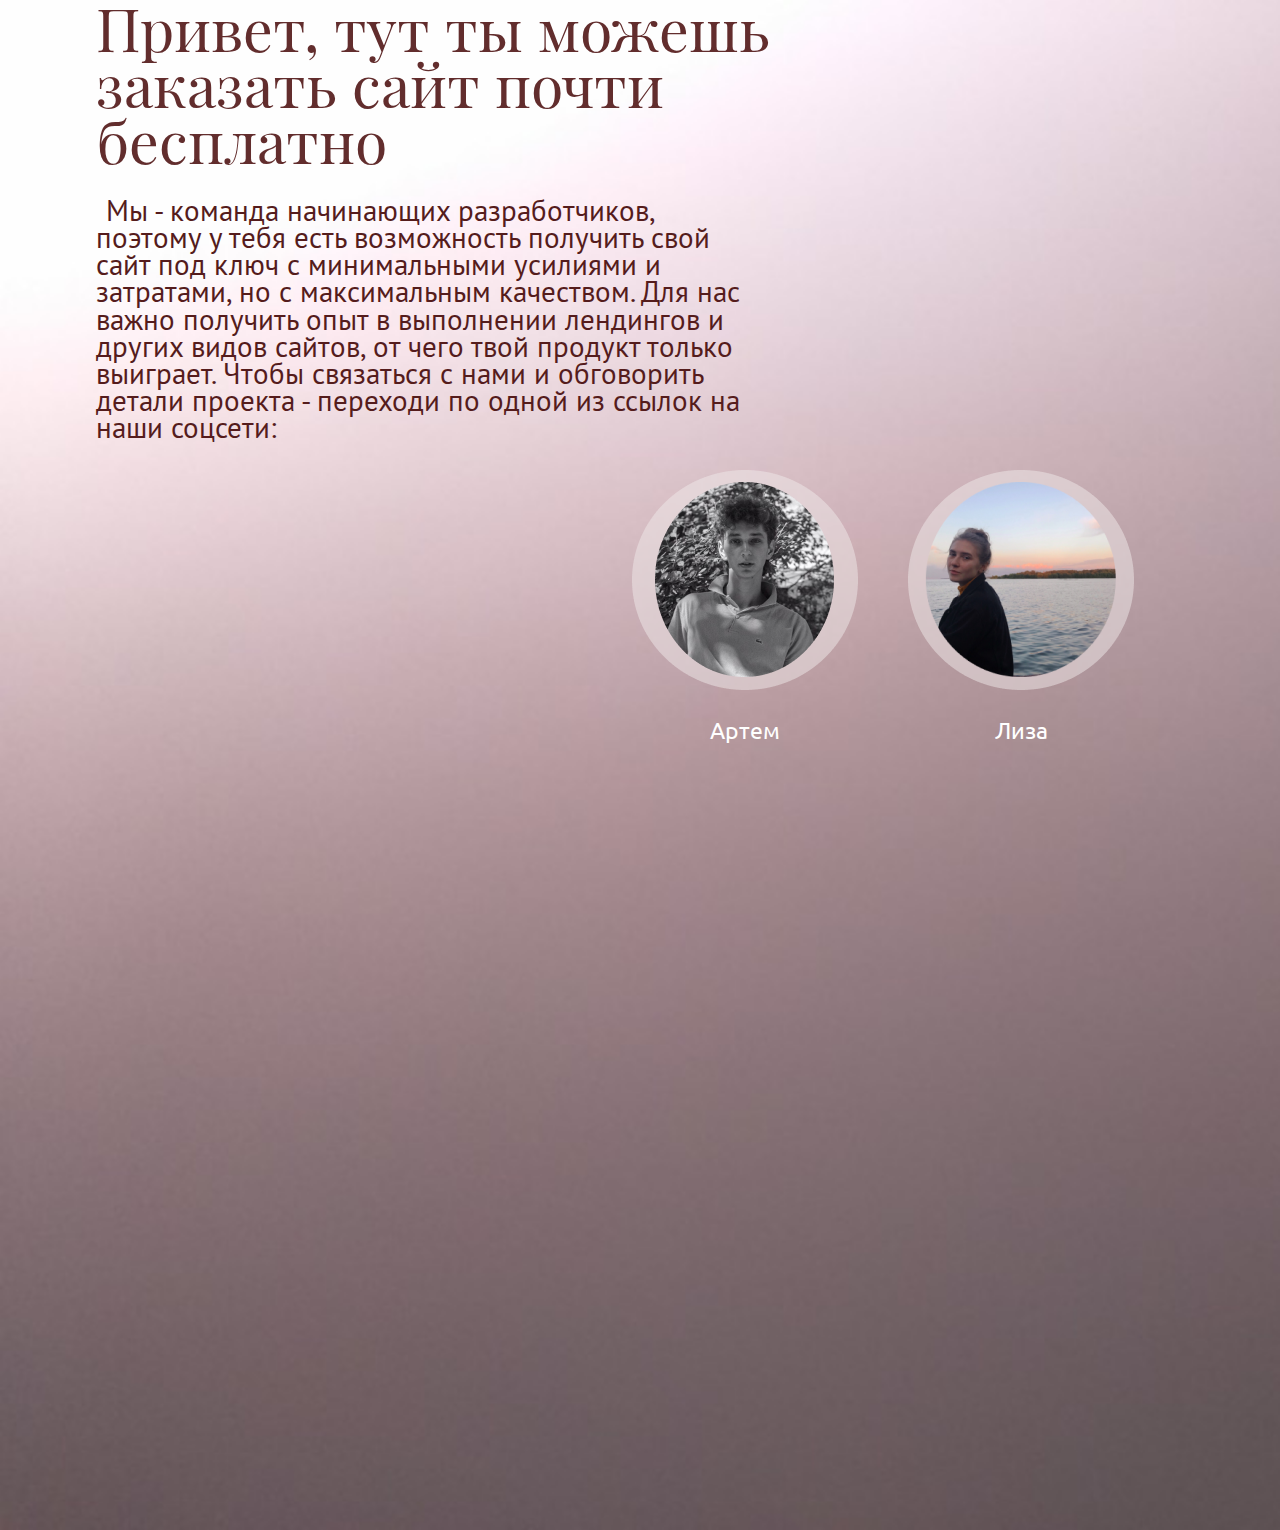
<file: index.html>
<!-- browser-sync start --server --files "*.css,*.html" -- sync browser with sublime -->
<!DOCTYPE html>
<html lang="ru">
<head>
	<meta charset="UTF-8">
	<title>WebBomb</title>

<link rel="stylesheet" href="fonts/stylesheet.css">
<link rel="stylesheet" type="text/css" href="css/styles.css"> 
<link rel="icon" href="img/Favicon.ico" type="image/x-icon"/>
<meta name="viewport" content="width=device-width">

</head>
<body>
<div class="intro">
<div class="container">

	<div class="text">
	<div class="header">
		<h1>Привет, тут ты можешь заказать сайт почти бесплатно</h1>
	</div>
	<div class="mainContent">
		<p>Мы - команда начинающих разработчиков, поэтому у тебя есть возможность получить свой сайт под ключ с минимальными усилиями и затратами, но с максимальным качеством. Для нас важно получить опыт в выполнении лендингов и других видов сайтов, от чего твой продукт только выиграет. Чтобы связаться с нами и обговорить детали проекта - переходи по одной из ссылок на наши соцсети:</p>
	</div>
	</div>

	<div class="photo">
		<div class="photoArtem">
		<a href="Artem.html">
			<picture>
				<source srcset="img/artem/ArtemM.png" media="(max-width: 1023px) and (min-width: 768px)">
				<source srcset="img/artem/ArtemSm.png" media="(max-width: 768px) ">
			
				<img src="img/artem/ArtemLg.png" alt="Artem"><a href="Artem.html"><p>Артем</p></a>
			</picture>
		</a>
		</div>
		<div class="photoLiza">
		<a href="Liza.html">
			<picture>
				<source srcset="img/LizaM.png" media="(max-width: 1023px) and (min-width: 768px)">
				<source srcset="img/LizaSm.png" media="(max-width: 768px) ">
			<img src="img/LizaLg.png" alt="Liza"><p>Лиза</p></a>
			</picture>
		</div>
	</div>
	
</div>
</div>
	

</body>
</html>
</file>
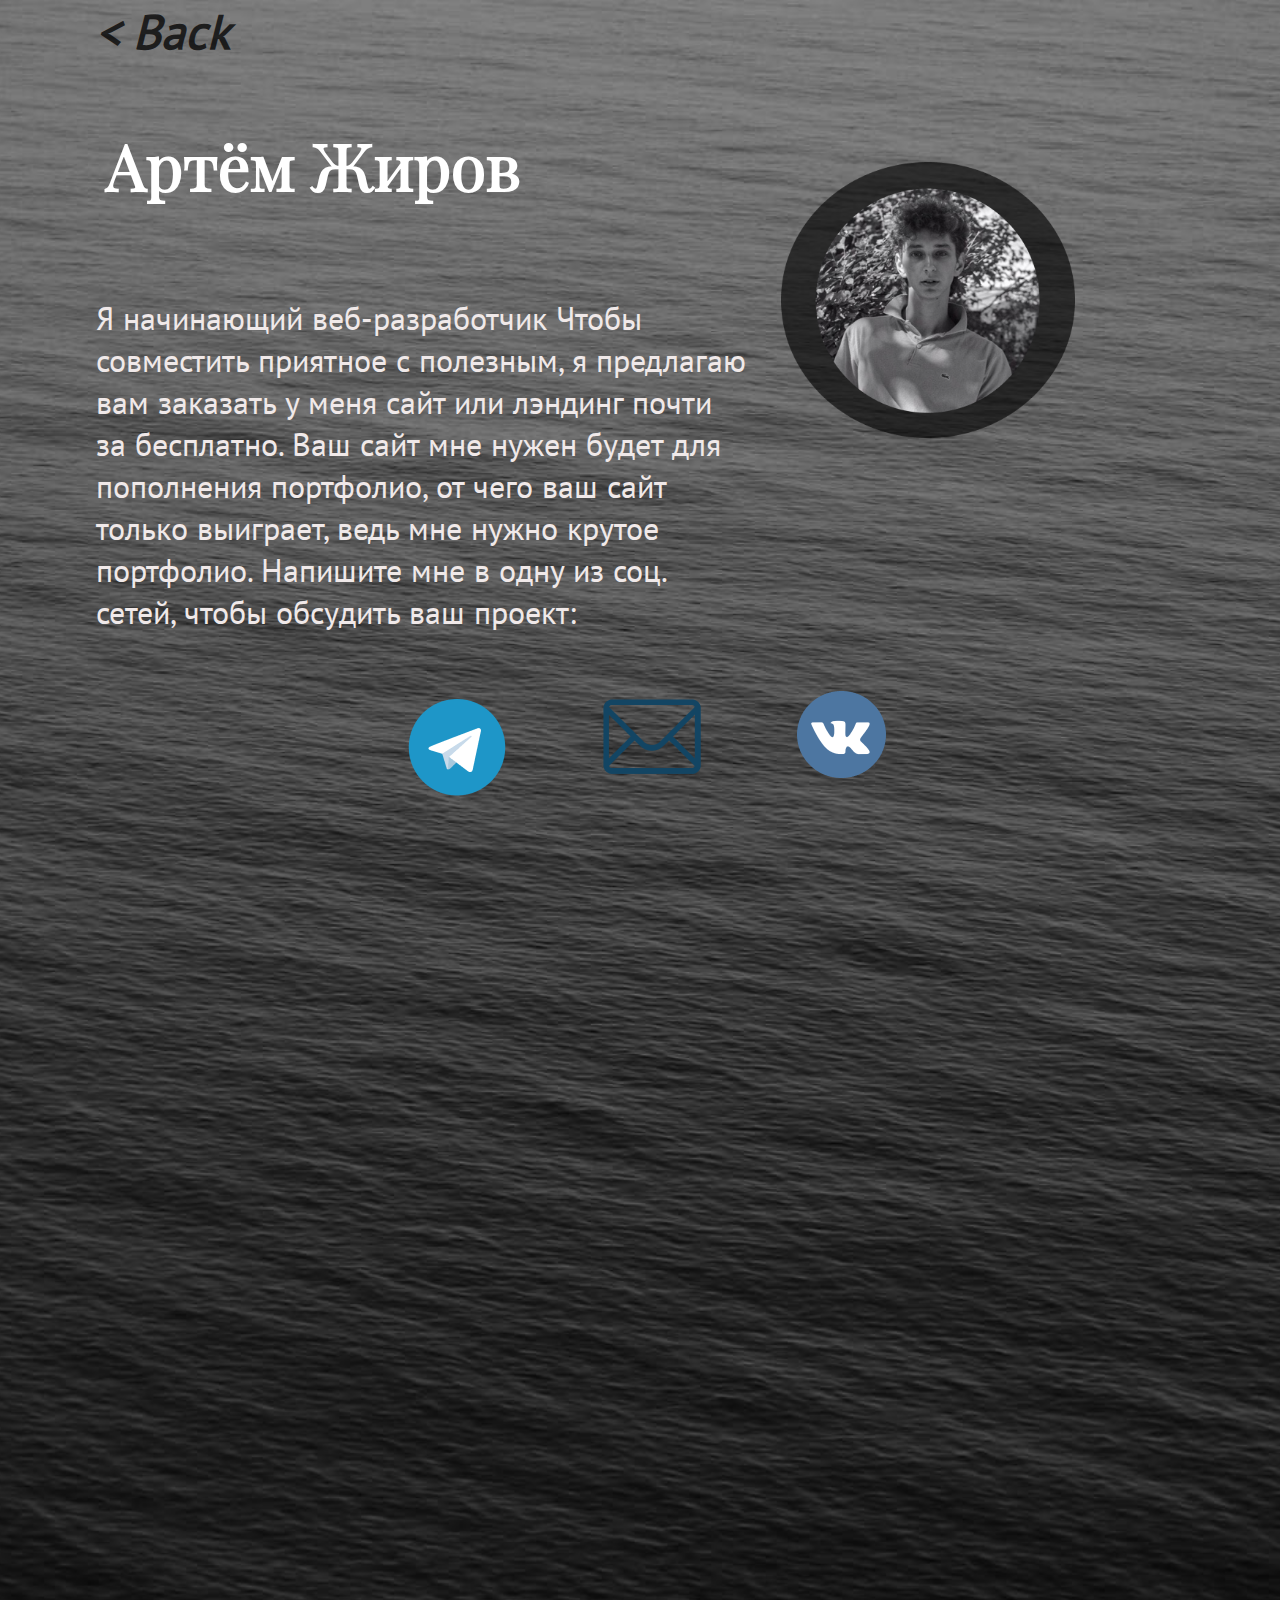
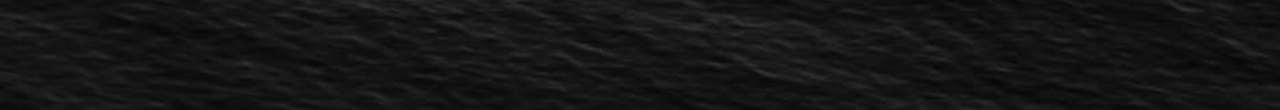
<file: Artem.html>
<!-- browser-sync start --server --files "*.css,*.html" -- sync browser with sublime -->
<!DOCTYPE html>
<html lang="ru">
<head>
	<meta charset="UTF-8">
	<title>Artem</title>

<link rel="stylesheet" href="fonts/stylesheet.css">
<link rel="stylesheet" type="text/css" href="css/ArtemStyles.css"> 
<link rel="icon" href="img/artem/ArtemFavicon.ico" type="image/x-icon"/>
<meta name="viewport" content="width=device-width">

</head>

<body>

<div class="intro">
<div class="container">
	<div id="back">
	<a href="index.html"><address> 	&lt; Back</address></a></div>
	<div class="wrap">
	<div class="text">
		<div class="header">
			<h1>Артём Жиров</h1>
		</div>
		<div class="mainContent">
			<p>Я начинающий веб-разработчик Чтобы совместить приятное с полезным, я предлагаю вам заказать у меня сайт или лэндинг почти за бесплатно. Ваш сайт мне нужен будет для пополнения портфолио, от чего ваш сайт только выиграет, ведь мне нужно крутое портфолио. Напишите мне в одну из соц. сетей, чтобы обсудить ваш проект:</p>
		</div>
	</div>

		<div class="photo box">
		<img src="img/artem/artem.png" alt="Artem" width="90%">
		</div>
		</div>
	
		 <div class="links">
		
		<div class="tg">
			<a href="https://t.me/Andzen71">
				<button style="background: rgba(24, 119, 158, 0.7); border-color: rgba(24, 119, 158, 0.7); ">Telegram</button>
				<img src="img/artem/tg.png" alt="telegram">
			</a>
			</div>
			
			
		<div class="email">
			<a href="mailto:temazhirov@outlook.ru" class="email">
				<button style="background: rgba(98, 96, 99, 0.9); border-color:rgba(98, 96, 99, 0.9); ">Email</button>
				<img src="img/artem/email.png" alt="email">
			</a>
		</div>
				
		<div class="vk">
			<a href="https://vk.com/id30051981">
				<button style="background: rgba(77, 118, 161, 0.8); border-color: rgba(77, 118, 161, 0.8)">Vkontakte</button>
				<img src="img/vk.png" alt="vk" id="vkk" >
			</a>
		</div>
				
			

		</div>  
</div>
</div>
	

</body>
</html>
</file>
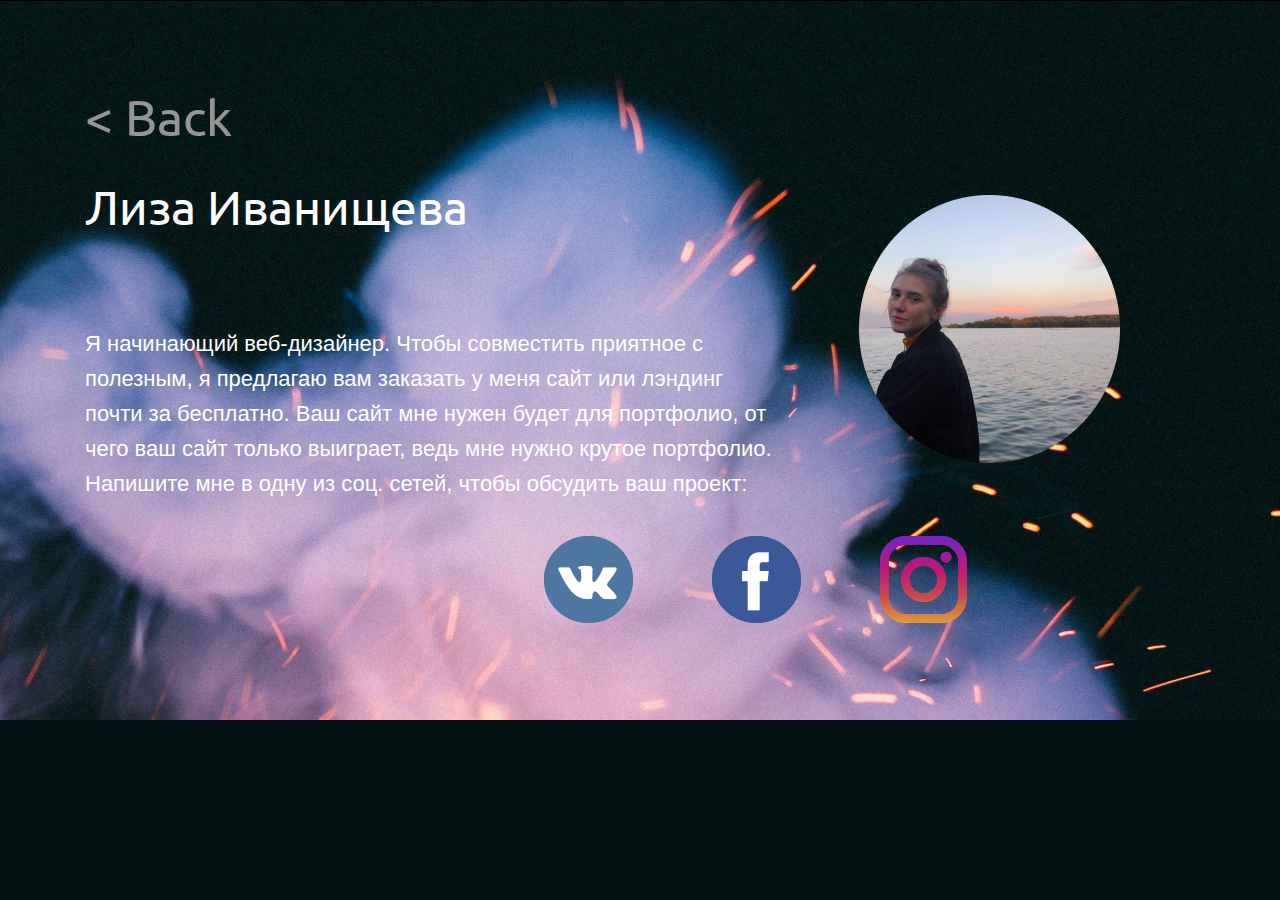
<file: Liza.html>
<!-- browser-sync start --server --files "*.css,*.html" -- sync browser with sublime -->
<!DOCTYPE html>
<html lang="ru">
<head>
	<meta charset="UTF-8">
	<title>Liza</title>

<link rel="stylesheet" href="fonts/stylesheet.css">
<link rel="stylesheet" type="text/css" href="css/LizaStyles.css"> 
<link rel="icon" href="img/LizaFavicon.ico" type="image/x-icon"/>
<meta name="viewport" content="width=device-width">

</head>

<body>

<div class="container">
	<a id="Back" href="index.html"><address>&lt; Back </address></a>

	<div class="header">
		<h1>Лиза Иванищева</h1>
	</div>
	<div class="mainContent">
		<p>Я начинающий веб-дизайнер. Чтобы совместить приятное с полезным, я предлагаю вам заказать у меня сайт или лэндинг почти за бесплатно. Ваш сайт мне нужен будет для портфолио, от чего ваш сайт только выиграет, ведь мне нужно крутое портфолио. Напишите мне в одну из соц. сетей, чтобы обсудить ваш проект:</p>
	</div>
	<div class="photo">
		<img src="img/liza.png" alt="Liza">
	</div>
	<div class="links">
		
		<!-- mobile link -->
		<div class="vk">
			<a href="https://vk.com/l_izaa">
				<button id="vk">VK</button></a>
		</div>
		<!-- normal link -->
		<a href="https://vk.com/l_izaa"><div class="vk"></div></a>
		<!-- mobile link -->
		<div class="fb">
			<a href="https://www.facebook.com/lizacatlisa">
				<button id="fb">FB</button></a>
		</div>
		<!-- normal link -->
		<a href="https://www.facebook.com/lizacatlisa"><div class="fb"></div></a>
		<!-- mobile link -->
		<div class="inst">
			<a href="https://www.instagram.com/lizacatlisa/?hl=ru">
				<button id="inst">Inst</button></a>
		</div>
		<!-- normal link -->
		<a href="https://www.instagram.com/lizacatlisa/?hl=ru"><div class="inst"></div></a>

	</div>
</div>
	

</body>
</html>
</file>
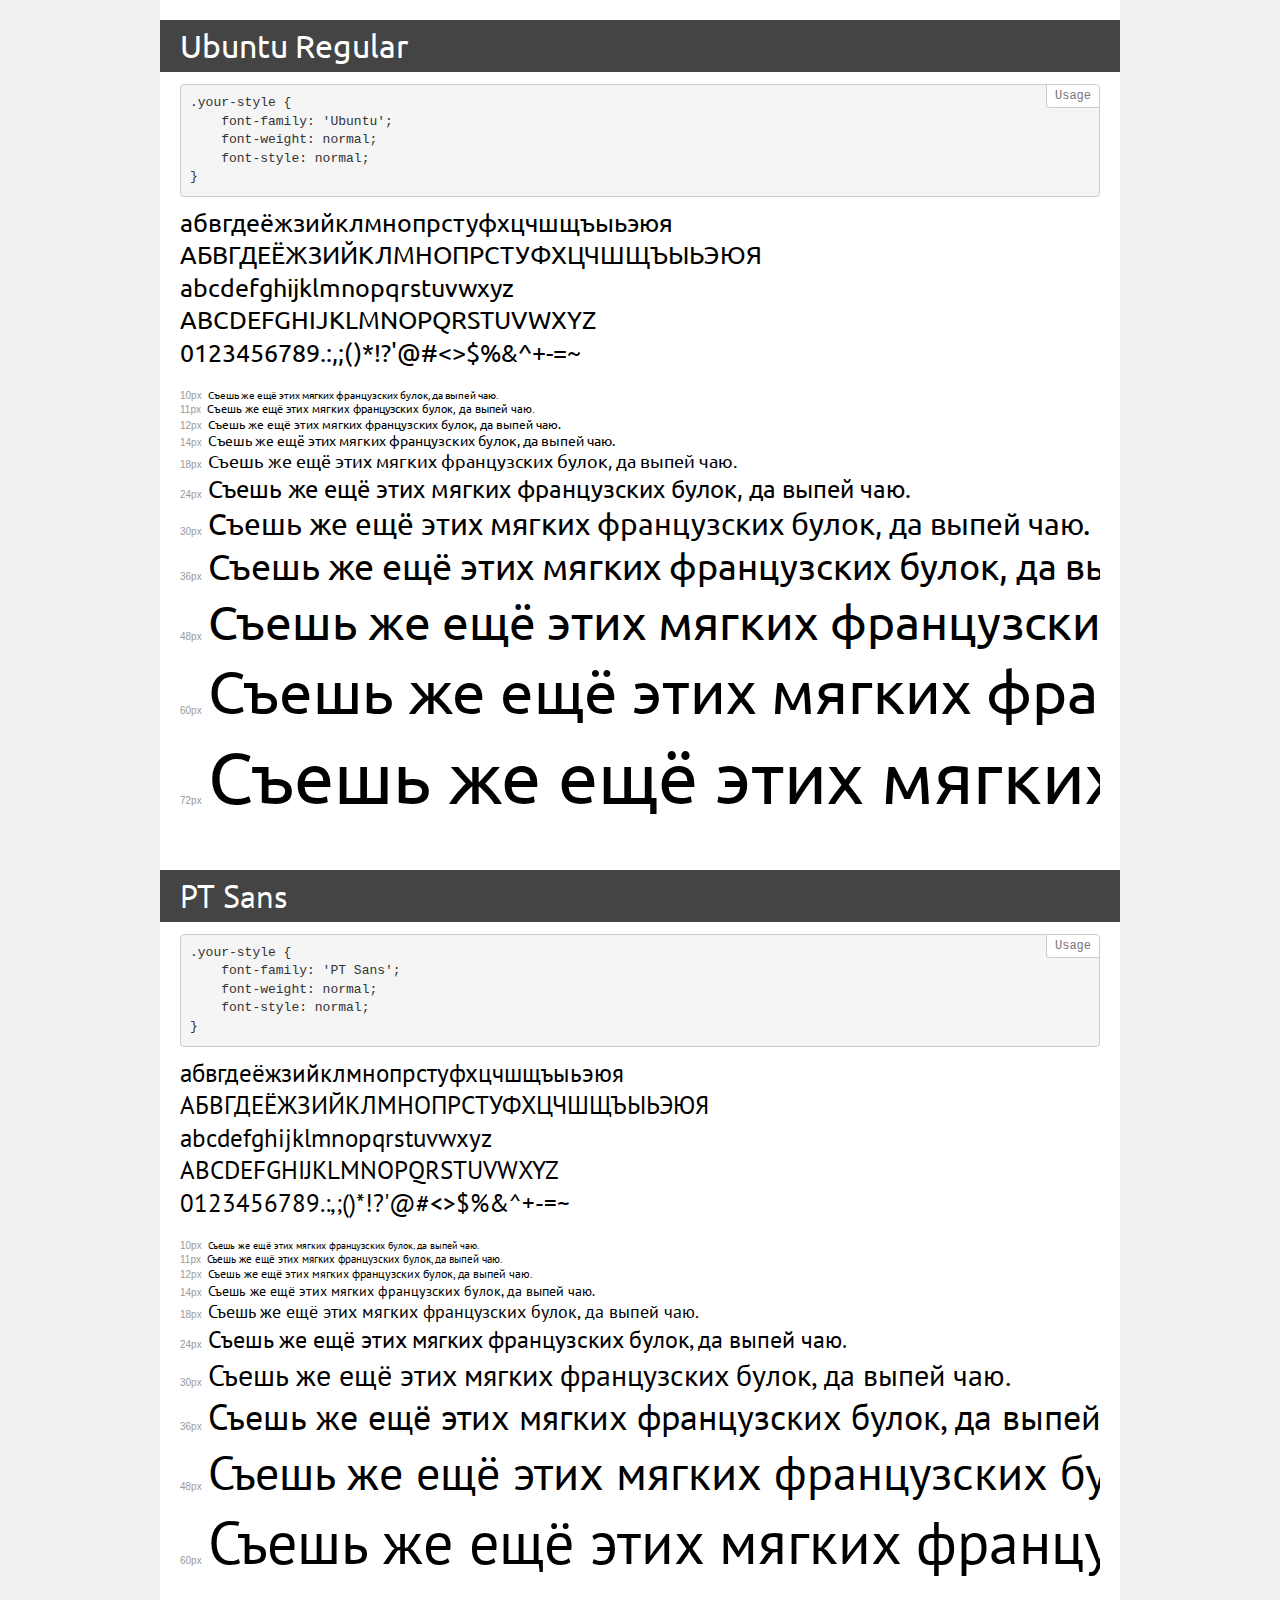
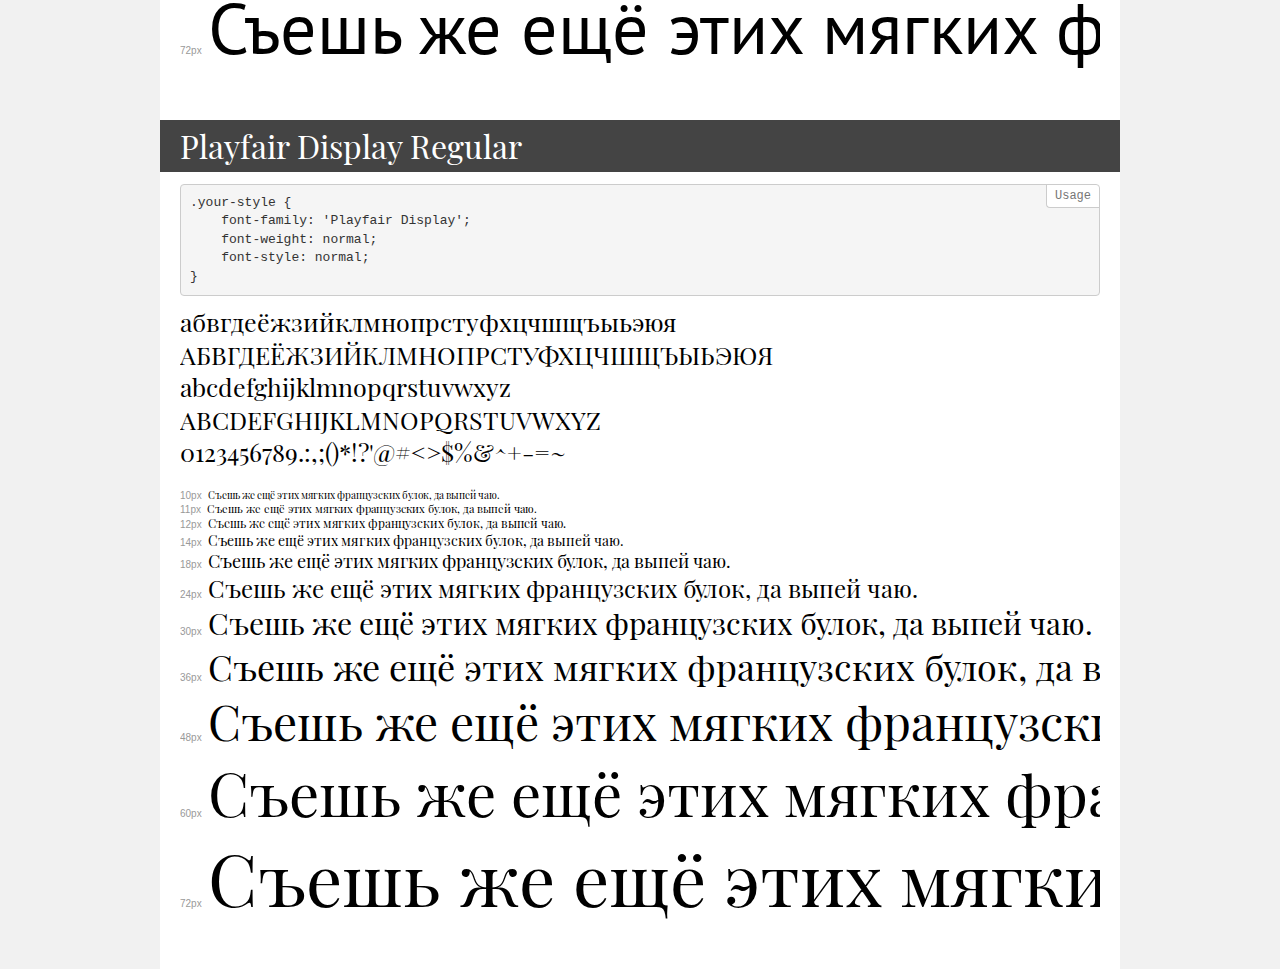
<file: fonts/demo.html>
<!DOCTYPE html>
<html>
<head>
    <meta charset="utf-8">
    <meta http-equiv="X-UA-Compatible" content="IE=edge">
    <meta name="viewport" content="width=device-width, initial-scale=1">
    <meta name="robots" content="noindex, noarchive">
    <meta name="format-detection" content="telephone=no">
    <title>Transfonter demo</title>
    <link href="stylesheet.css" rel="stylesheet">
    <style>
        /*
        http://meyerweb.com/eric/tools/css/reset/
        v2.0 | 20110126
        License: none (public domain)
        */
        html, body, div, span, applet, object, iframe,
        h1, h2, h3, h4, h5, h6, p, blockquote, pre,
        a, abbr, acronym, address, big, cite, code,
        del, dfn, em, img, ins, kbd, q, s, samp,
        small, strike, strong, sub, sup, tt, var,
        b, u, i, center,
        dl, dt, dd, ol, ul, li,
        fieldset, form, label, legend,
        table, caption, tbody, tfoot, thead, tr, th, td,
        article, aside, canvas, details, embed,
        figure, figcaption, footer, header, hgroup,
        menu, nav, output, ruby, section, summary,
        time, mark, audio, video {
            margin: 0;
            padding: 0;
            border: 0;
            font-size: 100%;
            font: inherit;
            vertical-align: baseline;
        }
        /* HTML5 display-role reset for older browsers */
        article, aside, details, figcaption, figure,
        footer, header, hgroup, menu, nav, section {
            display: block;
        }
        body {
            line-height: 1;
        }
        ol, ul {
            list-style: none;
        }
        blockquote, q {
            quotes: none;
        }
        blockquote:before, blockquote:after,
        q:before, q:after {
            content: '';
            content: none;
        }
        table {
            border-collapse: collapse;
            border-spacing: 0;
        }
        /* common styles */
        body {
            background: #f1f1f1;
            color: #000;
        }
        .page {
            background: #fff;
            width: 920px;
            margin: 0 auto;
            padding: 20px 20px 0 20px;
            overflow: hidden;
        }
        .font-container {
            overflow-x: auto;
            overflow-y: hidden;
            margin-bottom: 40px;
            line-height: 1.3;
            white-space: nowrap;
            padding-bottom: 5px;
        }
        h1 {
            position: relative;
            background: #444;
            font-size: 32px;
            color: #fff;
            padding: 10px 20px;
            margin: 0 -20px 12px -20px;
        }
        .letters {
            font-size: 25px;
            margin-bottom: 20px;
        }
        .s10:before {
            content: '10px';
        }
        .s11:before {
            content: '11px';
        }
        .s12:before {
            content: '12px';
        }
        .s14:before {
            content: '14px';
        }
        .s18:before {
            content: '18px';
        }
        .s24:before {
            content: '24px';
        }
        .s30:before {
            content: '30px';
        }
        .s36:before {
            content: '36px';
        }
        .s48:before {
            content: '48px';
        }
        .s60:before {
            content: '60px';
        }
        .s72:before {
            content: '72px';
        }
        .s10:before, .s11:before, .s12:before, .s14:before,
        .s18:before, .s24:before, .s30:before, .s36:before,
        .s48:before, .s60:before, .s72:before {
            font-family: Arial, sans-serif;
            font-size: 10px;
            font-weight: normal;
            font-style: normal;
            color: #999;
            padding-right: 6px;
        }
        pre {
            display: block;
            position: relative;
            padding: 9px;
            margin: 0 0 10px;
            font-family: Monaco, Menlo, Consolas, "Courier New", monospace !important;
            font-size: 13px;
            line-height: 1.428571429;
            color: #333;
            font-weight: normal !important;
            font-style: normal !important;
            background-color: #f5f5f5;
            border: 1px solid #ccc;
            overflow-x: auto;
            border-radius: 4px;
        }
        pre:after {
            display: block;
            position: absolute;
            right: 0;
            top: 0;
            content: 'Usage';
            line-height: 1;
            padding: 5px 8px;
            font-size: 12px;
            color: #767676;
            background-color: #fff;
            border: 1px solid #ccc;
            border-right: none;
            border-top: none;
            border-radius: 0 4px 0 4px;
            z-index: 10;
        }
        /* responsive */
        @media (max-width: 959px) {
            .page {
                width: auto;
                margin: 0;
            }
        }
    </style>
</head>
<body>
<div class="page">
    <div class="demo" style="font-family: 'Ubuntu'; font-weight: normal; font-style: normal;">
        <h1>Ubuntu Regular</h1>
        <pre>.your-style {
    font-family: 'Ubuntu';
    font-weight: normal;
    font-style: normal;
}</pre>
        <div class="font-container">
            <p class="letters">
                абвгдеёжзийклмнопрстуфхцчшщъыьэюя<br>
АБВГДЕЁЖЗИЙКЛМНОПРСТУФХЦЧШЩЪЫЬЭЮЯ<br>
abcdefghijklmnopqrstuvwxyz<br>
ABCDEFGHIJKLMNOPQRSTUVWXYZ<br>
                0123456789.:,;()*!?'@#<>$%&^+-=~
            </p>
            <p class="s10" style="font-size: 10px;">Съешь же ещё этих мягких французских булок, да выпей чаю.</p>
            <p class="s11" style="font-size: 11px;">Съешь же ещё этих мягких французских булок, да выпей чаю.</p>
            <p class="s12" style="font-size: 12px;">Съешь же ещё этих мягких французских булок, да выпей чаю.</p>
            <p class="s14" style="font-size: 14px;">Съешь же ещё этих мягких французских булок, да выпей чаю.</p>
            <p class="s18" style="font-size: 18px;">Съешь же ещё этих мягких французских булок, да выпей чаю.</p>
            <p class="s24" style="font-size: 24px;">Съешь же ещё этих мягких французских булок, да выпей чаю.</p>
            <p class="s30" style="font-size: 30px;">Съешь же ещё этих мягких французских булок, да выпей чаю.</p>
            <p class="s36" style="font-size: 36px;">Съешь же ещё этих мягких французских булок, да выпей чаю.</p>
            <p class="s48" style="font-size: 48px;">Съешь же ещё этих мягких французских булок, да выпей чаю.</p>
            <p class="s60" style="font-size: 60px;">Съешь же ещё этих мягких французских булок, да выпей чаю.</p>
            <p class="s72" style="font-size: 72px;">Съешь же ещё этих мягких французских булок, да выпей чаю.</p>
        </div>
    </div>
    <div class="demo" style="font-family: 'PT Sans'; font-weight: normal; font-style: normal;">
        <h1>PT Sans</h1>
        <pre>.your-style {
    font-family: 'PT Sans';
    font-weight: normal;
    font-style: normal;
}</pre>
        <div class="font-container">
            <p class="letters">
                абвгдеёжзийклмнопрстуфхцчшщъыьэюя<br>
АБВГДЕЁЖЗИЙКЛМНОПРСТУФХЦЧШЩЪЫЬЭЮЯ<br>
abcdefghijklmnopqrstuvwxyz<br>
ABCDEFGHIJKLMNOPQRSTUVWXYZ<br>
                0123456789.:,;()*!?'@#<>$%&^+-=~
            </p>
            <p class="s10" style="font-size: 10px;">Съешь же ещё этих мягких французских булок, да выпей чаю.</p>
            <p class="s11" style="font-size: 11px;">Съешь же ещё этих мягких французских булок, да выпей чаю.</p>
            <p class="s12" style="font-size: 12px;">Съешь же ещё этих мягких французских булок, да выпей чаю.</p>
            <p class="s14" style="font-size: 14px;">Съешь же ещё этих мягких французских булок, да выпей чаю.</p>
            <p class="s18" style="font-size: 18px;">Съешь же ещё этих мягких французских булок, да выпей чаю.</p>
            <p class="s24" style="font-size: 24px;">Съешь же ещё этих мягких французских булок, да выпей чаю.</p>
            <p class="s30" style="font-size: 30px;">Съешь же ещё этих мягких французских булок, да выпей чаю.</p>
            <p class="s36" style="font-size: 36px;">Съешь же ещё этих мягких французских булок, да выпей чаю.</p>
            <p class="s48" style="font-size: 48px;">Съешь же ещё этих мягких французских булок, да выпей чаю.</p>
            <p class="s60" style="font-size: 60px;">Съешь же ещё этих мягких французских булок, да выпей чаю.</p>
            <p class="s72" style="font-size: 72px;">Съешь же ещё этих мягких французских булок, да выпей чаю.</p>
        </div>
    </div>
    <div class="demo" style="font-family: 'Playfair Display'; font-weight: normal; font-style: normal;">
        <h1>Playfair Display Regular</h1>
        <pre>.your-style {
    font-family: 'Playfair Display';
    font-weight: normal;
    font-style: normal;
}</pre>
        <div class="font-container">
            <p class="letters">
                абвгдеёжзийклмнопрстуфхцчшщъыьэюя<br>
АБВГДЕЁЖЗИЙКЛМНОПРСТУФХЦЧШЩЪЫЬЭЮЯ<br>
abcdefghijklmnopqrstuvwxyz<br>
ABCDEFGHIJKLMNOPQRSTUVWXYZ<br>
                0123456789.:,;()*!?'@#<>$%&^+-=~
            </p>
            <p class="s10" style="font-size: 10px;">Съешь же ещё этих мягких французских булок, да выпей чаю.</p>
            <p class="s11" style="font-size: 11px;">Съешь же ещё этих мягких французских булок, да выпей чаю.</p>
            <p class="s12" style="font-size: 12px;">Съешь же ещё этих мягких французских булок, да выпей чаю.</p>
            <p class="s14" style="font-size: 14px;">Съешь же ещё этих мягких французских булок, да выпей чаю.</p>
            <p class="s18" style="font-size: 18px;">Съешь же ещё этих мягких французских булок, да выпей чаю.</p>
            <p class="s24" style="font-size: 24px;">Съешь же ещё этих мягких французских булок, да выпей чаю.</p>
            <p class="s30" style="font-size: 30px;">Съешь же ещё этих мягких французских булок, да выпей чаю.</p>
            <p class="s36" style="font-size: 36px;">Съешь же ещё этих мягких французских булок, да выпей чаю.</p>
            <p class="s48" style="font-size: 48px;">Съешь же ещё этих мягких французских булок, да выпей чаю.</p>
            <p class="s60" style="font-size: 60px;">Съешь же ещё этих мягких французских булок, да выпей чаю.</p>
            <p class="s72" style="font-size: 72px;">Съешь же ещё этих мягких французских булок, да выпей чаю.</p>
        </div>
    </div>
</div>
</body>
</html>
</file>
<file: fonts/stylesheet.css>
@font-face {
    font-family: 'Ubuntu';
    src: url('Ubuntu-Regular.eot');
    src: url('Ubuntu-Regular.eot?#iefix') format('embedded-opentype'),
        url('Ubuntu-Regular.woff2') format('woff2'),
        url('Ubuntu-Regular.woff') format('woff'),
        url('Ubuntu-Regular.ttf') format('truetype'),
        url('Ubuntu-Regular.svg#Ubuntu-Regular') format('svg');
    font-weight: normal;
    font-style: normal;
}

@font-face {
    font-family: 'PT Sans';
    src: url('PTSans-Regular.eot');
    src: url('PTSans-Regular.eot?#iefix') format('embedded-opentype'),
        url('PTSans-Regular.woff2') format('woff2'),
        url('PTSans-Regular.woff') format('woff'),
        url('PTSans-Regular.ttf') format('truetype'),
        url('PTSans-Regular.svg#PTSans-Regular') format('svg');
    font-weight: normal;
    font-style: normal;
}

@font-face {
    font-family: 'Playfair Display';
    src: url('PlayfairDisplay-Regular.eot');
    src: url('PlayfairDisplay-Regular.eot?#iefix') format('embedded-opentype'),
        url('PlayfairDisplay-Regular.woff2') format('woff2'),
        url('PlayfairDisplay-Regular.woff') format('woff'),
        url('PlayfairDisplay-Regular.ttf') format('truetype'),
        url('PlayfairDisplay-Regular.svg#PlayfairDisplay-Regular') format('svg');
    font-weight: normal;
    font-style: normal;
}
</file>
<file: css/styles.css>
body{
	font-size: 23px;
	margin: 0;
}
h1{
	margin: 0;
	font-weight: 500;
	font-size: 3.7rem;
	line-height: 3.5rem;
}
a{
	text-decoration: none;
	color: white;
}
.intro{
	background: url('../img/mainBgrd.jpg');
	width: 100%;
	height: 170vh;
	-webkit-background-size: cover;
	background-size: cover;
	margin: 0;
}
.container{
	width: 85%;
	max-width: 1400px;
	margin: 0 auto;
}

.text{

}
.header  {
	font-family: 'Playfair Display', serif ;
	color: #622D2D;
	width: 75%
} 

.mainContent{
	font-family: 'PT Sans', sans-serif;
	color: #551C1C;
	width: 60%;
	font-size: 1.8rem;
	line-height: 1.7rem;
	text-indent: 10px;
}

.photo{
	font-family: 'Ubuntu', sans-serif;
	float: right;
	color: #FFFAFA;
	text-align: center;

}
.photoArtem, .photoLiza{
	float: left;
	margin-right: 50px;
}
@media (max-width: 1023px) {
	.text{
		float: left;
		width: 70%;
		font-size: 1.1rem;
	}
	.header, .mainContent{
		margin-right: 0px;
	}

	.photo{
		float: left;
		width: 30%;
		margin-top: 200px;
	}
}
@media (max-width: 767px) {
	.container,.text,.photo{
		margin: 0 auto;
		text-align: center;
		float: none;
		display: block;
		width: 90%;
		font-size: 15px;
		text-align: justify;
	}
	h1{
		font-size: 25px;
		line-height: 25px;
	}
	.photo{
		text-align: center;
		display: block;
	}
	.mainContent, .header{
		width: 100%;
		font-size: 20px;
	}
	.photoArtem{
		width: 100%;
		text-align: left;
	}
	.photoArtem p{
		margin-left: 55px;
	}
	.photoLiza{
		float: left;
		margin-left: 160px;
	}
}
</file>
<file: css/ArtemStyles.css>
body{
	font-size: 32px;
	margin: 0;
}
h1{
	margin: 10px;
}
.intro{
	background: url('../img/artem/Artembgrd.jpeg') center no-repeat;
	width: 100%;
	height: 190vh;
	 -webkit-background-size: cover;
	background-size: cover; 
}
.container{
	width: 85%;
	max-width: 1400px;
	margin: 0 auto;
	position: relative;
}


.text{
	margin-top: 50px;
	float: left;
	width: 60%;
}
  .header{
	font-family: 'Playfair Display', serif ;
	color: #fff;
}
  .mainContent{
	font-family: 'PT Sans', sans-serif;
	color: #F0E9E9;
	margin-top: 90px;
}
#back{
	width: 150px;
}
address{
	font-family: 'PT Sans', sans-serif;
	font-weight: bold;
	font-size: 3rem;
	color: rgba(0, 0, 0, 0.75);
}
button{
	display: none;
}


.photo{
	float: left;
	width: 30%;
	margin-top: 100px;
	margin-left: 3%;
	margin-bottom: 70px;
}


.links{
	float: right;
	margin-right: 20%;
	margin-top: 1rem;
	display: -webkit-flex;
	display: -moz-flex;
	display: -ms-flex;
	display: -o-flex;
	display: flex;
}
.links img{
	margin-right: 5rem;
}
#vkk{
	position: relative; 
	top: 10px;
}
a{
	text-decoration: none;
}
@media (max-width: 1023px) {
	body{
		font-size: 23px;
	}
	
	.links img{
		height: 70px;
		margin-right: 3rem;
	}
	.links{
		margin-right: 15%;
	}
	#vkk{
	position: relative; 
	top: 10px;
	height: 50px;
}
}
@media (max-width: 767px) {
	.container,.text,.photo{
		margin: 0 auto;
		text-align: center;
		float: none;
		display: block;
		width: 80%;
	}
	.wrap{
		display: -webkit-flex;
		display: -moz-flex;
		display: -ms-flex;
		display: -o-flex;
		display: flex;
		flex-direction: column-reverse;
	}
	address{
		text-align: left;
		font-size: 25px;
	}
	.photo{
		margin-top: 20px;
		width: 60%;
	}

	.links img{
		display: none;
	}
	.links{
		width: 100%;
		margin: 0 auto;
		display: -webkit-flex;
		display: -moz-flex;
		display: -ms-flex;
		display: -o-flex;
		display: flex;
		flex-direction: column;

	}
	.email{
		order: 1;
	}
	button{
		display: block;
		width: 100%;
		margin-top: 10px;
		border-radius: 5px;
		height: 35px;
		color: #FDFDFD;
		font-family: 'Playfair Display', serif ;
	}

	button:active{
		background-color: rgba(98, 96, 99, 0.9);
		border-color:rgba(98, 96, 99, 0.9); 
	}

}
</file>
<file: css/LizaStyles.css>
h1{
	font-weight: 100;
}
body{
	background-color: #051314;
}
address{
	font-family: 'Ubuntu', sans-serif;
	color: color: rgba(247, 231, 231, 0.6);
	position: absolute;
	width: 160px;
	height: 53px;
	left: 15px;
	top: 44px;

	font-style: normal;
	font-weight: normal;
	font-size: 30px;
	line-height: 57px;
	display: flex;
	align-items: center;

	color: rgba(247, 231, 231, 0.6);
}

.container{
		margin: 0 auto;
		width: 90%;
		position: relative;

	}
	.photo{
		display: none;
	}
	.header{
		position: absolute;
		width: 320px;
		height: 84px;
		left: 5px;
		top: 97px;
		color: white;
	}
	.mainContent{
		position: absolute;
		width: 322px;
		height: 180px;
		left: 5px;
		top: 195px;

		font-style: normal;
		font-weight: normal;
		font-size: 14px;
		line-height: 25px;
		display: flex;
		align-items: center;

		color: #FFFFFF;

	}
	.vk{
		position: absolute;
		width: 125px;
		height: 43px;
		left: 0px;
		top: 426px;
		}
	.fb{
		position: absolute;
		width: 126px;
		height: 114px;
		left: 0px;
		top: 486px;
	}
	.inst{
		position: absolute;
		width: 170px;
		height: 115px;
		left: 0px;
		top: 546px;
	}
	button{
		font-family: 'PT Sans', sans-serif;
		width: 330px;
		height: 45px;
		color: #FDFDFD;
		border-radius: 5px;
	}
	#vk{
		background-color: rgba(77, 118, 161, 0.8);
		border-color: rgba(77, 118, 161, 0.8);
	}
	#fb{
		background-color: #3B5998;
		border-color: #3B5998;
	}
	#inst{
		background-color: #ECABB5;
		border-color: #ECABB5;
	}

@media (min-width: 1200px) {
	.photo{
		display: block;
	}
	button{
		display: none;
	}
	address{
		position: absolute;
		width: 160px;
		height: 53px;
		left: 145px;
		top: 91px;

		font-style: normal;
		font-weight: normal;
		font-size: 50px;
		line-height: 57px;
		display: flex;
		align-items: center;
	}
	.container{
		background: url(../img/Rectangle.png) no-repeat;
		position: absolute;
		width: 1400px;
		height: 720px;
		left: calc(50% - 1400px/2);
		top: 0px;
	}
	.header{
		position: absolute;
		width: 445px;
		height: 127px;
		left: 145px;
		top: 144px;

		font-family: Ubuntu;
		font-style: normal;
		font-weight: normal;
		font-size: 24px;
		line-height: 57px;
		display: flex;
		align-items: center;

		color: #FFFDFE;
	}
	.mainContent{
	position: absolute;
	width: 700px;
	height: 193.92px;
	left: 145px;
	top: 317px;

	font-family: Open Sans;
	font-style: normal;
	font-weight: normal;
	font-size: 22px;
	line-height: 35px;
	display: flex;
	align-items: center;

	color: #FFFFFF;

	}
	.vk{
		background: url(../img/vk.png);
		position: absolute;
		width: 89px;
		height: 87px;
		left: 604px;
		top: 536px;
	}
	.fb{
		background: url(../img/fb.png);
		position: absolute;
		width: 89px;
		height: 87px;
		left: 772px;
		top: 536px;
	}
	.inst{
		background: url(../img/inst.png);
		position: absolute;
		width: 87px;
		height: 87px;
		left: 940px;
		top: 536px;
	}
	.photo{
		position: absolute;
		width: 261px;
		height: 268px;
		left: 919px;
		top: 195px;
	}
}

@media (min-width: 767px) and (max-width: 1200px) {
	.photo{
		display: block;
	}
	button{
		display: none;
	}
	address{
		display: block;
		position: absolute;
		width: 160px;
		height: 70px;
		left: 350px;
		top: 10px;

		font-style: normal;
		font-weight: normal;
		font-size: 35px;
		line-height: 57px;
		display: flex;
		align-items: center;

	}
	.container{
		position: absolute;
		width: 1400px;
		height: 800px;
		left: calc(50% - 1400px/2 + 0.5px);
		top: 0px;

		background: url(../img/Rectangle.png);
		border: 1px solid #000000;
		box-sizing: border-box;
		box-shadow: 0px 4px 4px rgba(0, 0, 0, 0.25)
}
	.header{
		position: absolute;
		width: 469px;
		height: 194px;
		left: 331px;
		top: 33px;

		font-style: normal;
		font-weight: normal;
		font-size: 24px;
		line-height: 48px;
		display: flex;
		align-items: center;

		color: #FFFDFE;
	}
	.mainContent{
		position: absolute;
		width: 501px;
		height: 193.92px;
		left: 331px;
		top: 244px;

		font-style: normal;
		font-weight: normal;
		font-size: 24px;
		line-height: 27px;
		display: flex;
		align-items: center;

		color: #FFFFFF;
	}
	.photo{
		position: absolute;
		width: 261px;
		height: 268px;
		left: 832px;
		top: 67px;
	}
	.vk{
		background: url(../img/vk.png) no-repeat;
		position: absolute;
		width: 89px;
		height: 87px;
		left: 537px;
		top: 532px;
	}
	.fb{
		background: url(../img/fb.png) no-repeat;
		position: absolute;
		width: 89px;
		height: 87px;
		left: 711px;
		top: 532px;
	}
	.inst{
		background: url(../img/inst.png) no-repeat;
		position: absolute;
		width: 87px;
		height: 87px;
		left: 885px;
		top: 532px;
	}
}

	
.header{
	font-family: 'Ubuntu', sans-serif;
}
.mainContent{
	font-family: 'Open Sans', sans-serif;
}

@media(min-width:769px){
.vk:hover,.fb:hover,.inst:hover{
	background-color:rgba(0, 0, 0, 0.1);
	border: solid 2px blue;
	border-radius: 50px;
	transition: 1s;
}
}
</file>
